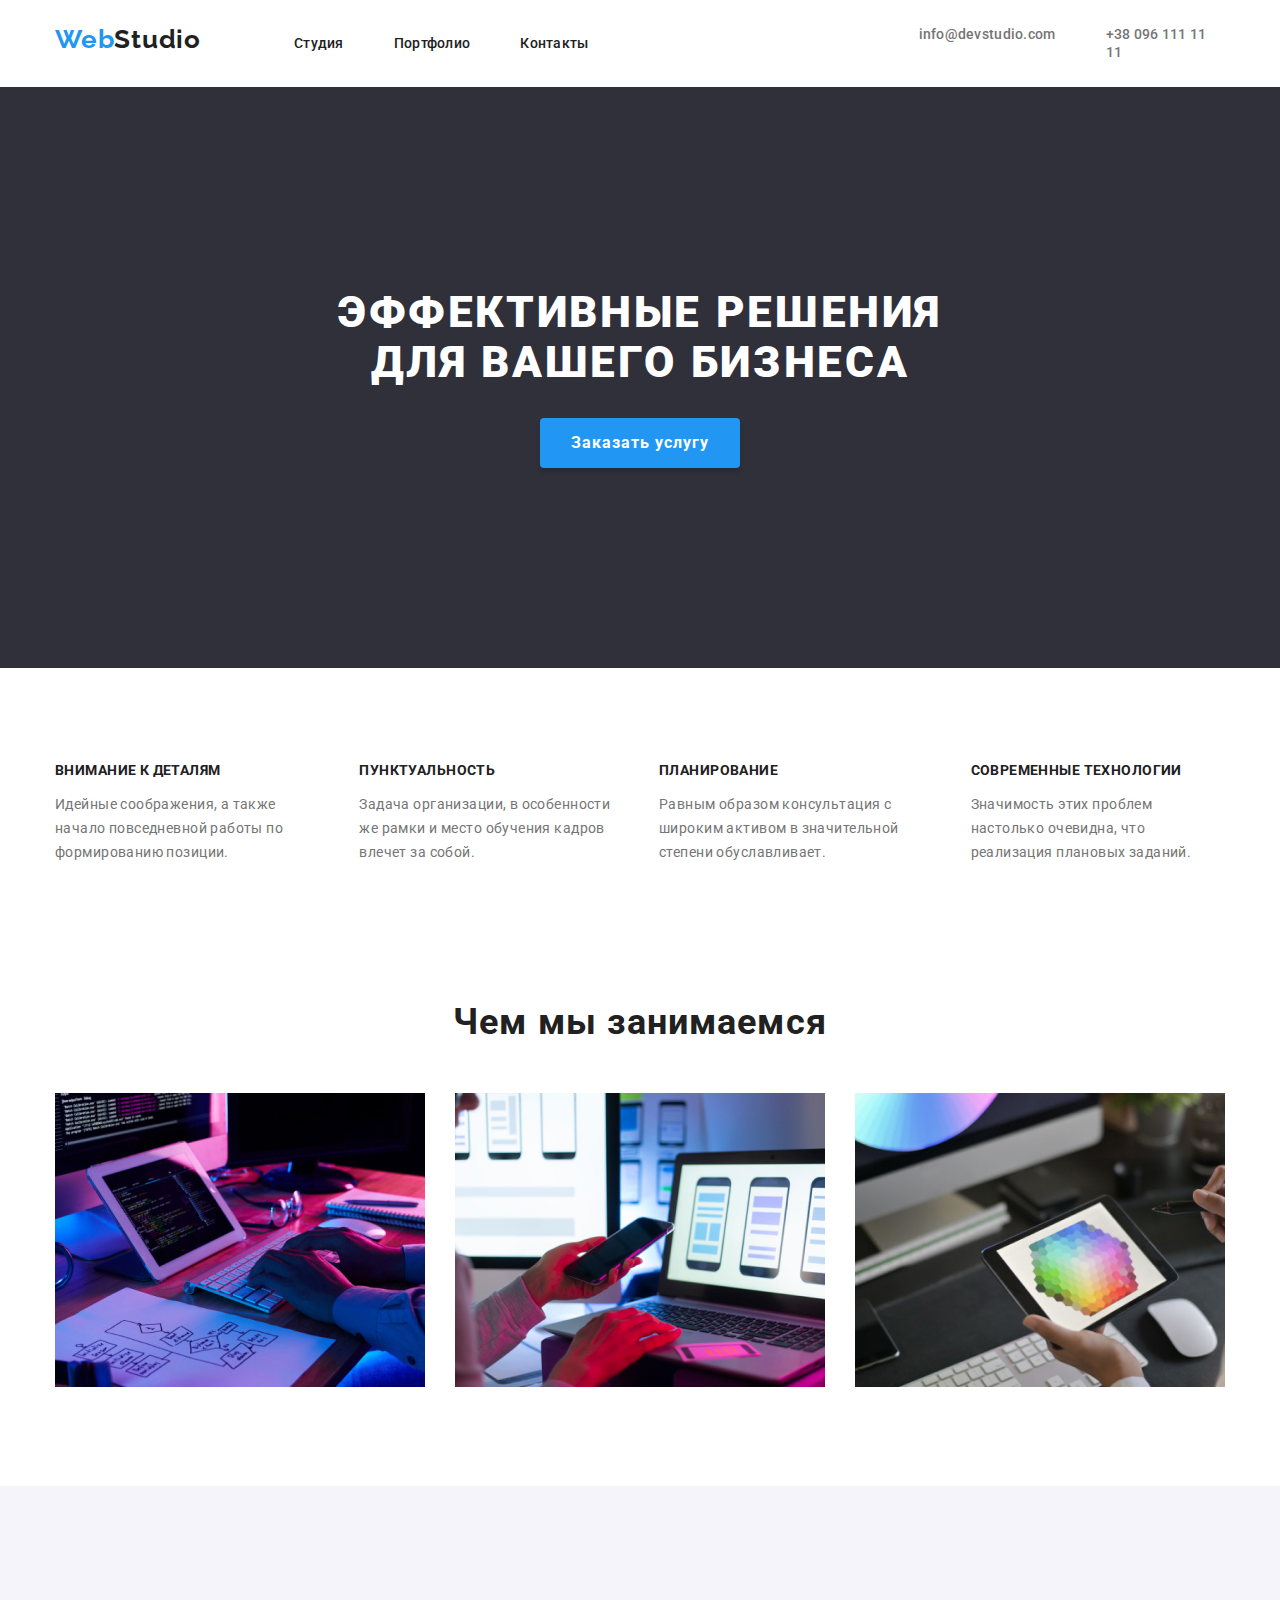
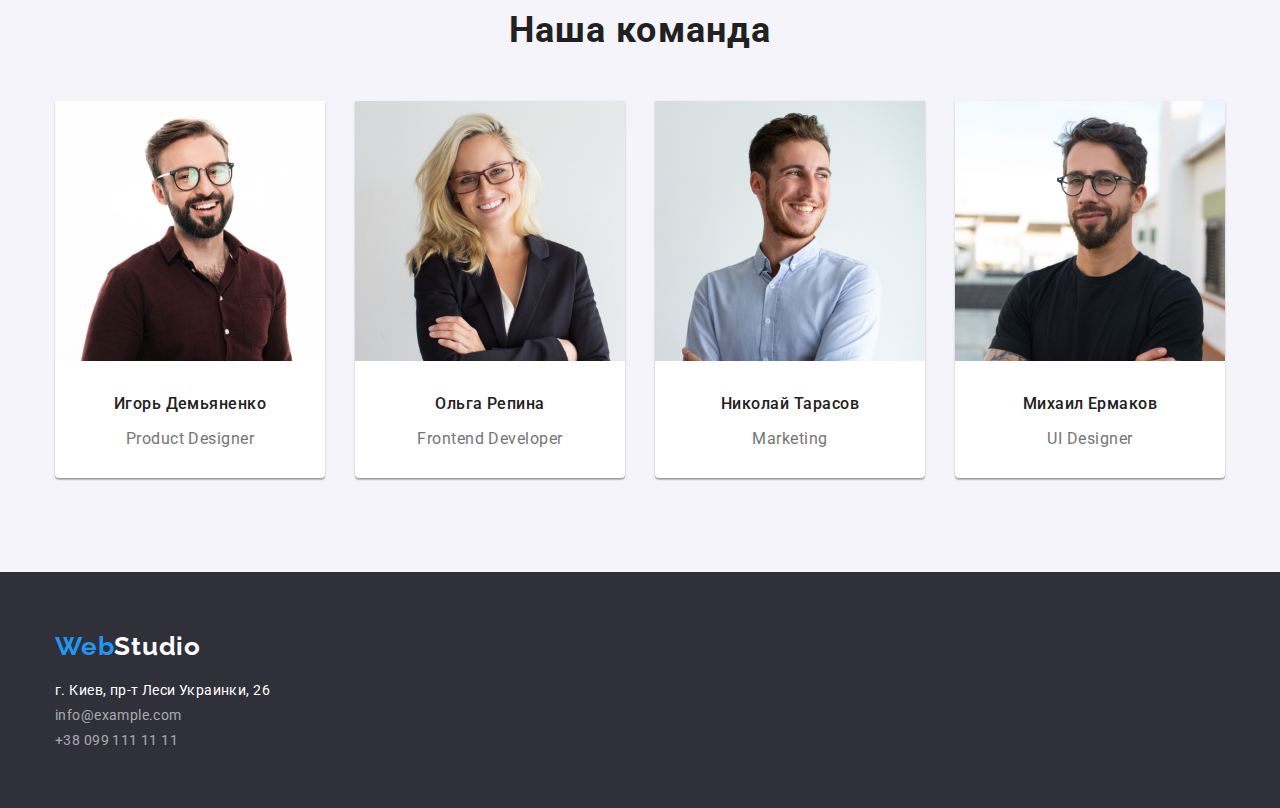
<file: index.html>
<!DOCTYPE html>
<html lang="en">
  <head>
    <meta charset="UTF-8" />
    <meta name="viewport" content="width=device-width, initial-scale=1.0" />
    <link rel="stylesheet" href="./CSS/normalize.css" />
    <link rel="stylesheet" href="./CSS/styles.css" />

    <link
      href="https://fonts.googleapis.com/css2?family=Raleway:wght@700&family=Roboto:wght@400;500;700;900&display=swap"
      rel="stylesheet"
    />

    <title>Студия</title>
  </head>
  <body>
    <header class="header">
      <div class="container">
        <nav class="nav-container">
          <div class="logo-container">
            <a href="index.html" class="font-logo"
              ><span class="color-logo">Web</span>Studio</a
            >
          </div>

          <ul class="ul-container">
            <li><a href="index.html" class="link-nav">Студия</a></li>
            <li><a href="portfolio.html" class="link-nav">Портфолио</a></li>
            <li><a href="" class="link-nav">Контакты</a></li>
          </ul>
          <ul class="ul-contacts-container">
            <li>
              <span></span
              ><a href="mailto:info@devstudio.com" class="link-nav nav-contacts"
                >info@devstudio.com</a
              >
            </li>
            <li>
              <span></span
              ><a href="tel:+380961111111" class="link-nav nav-contacts"
                >+38 096 111 11 11</a
              >
            </li>
          </ul>
        </nav>
      </div>
    </header>

    <section class="hero">
      <div class="container">
        <h1 class="h1-hero">Эффективные решения для вашего бизнеса</h1>
        <button class="btn-hero">Заказать услугу</button>
      </div>
    </section>

    <section class="features">
      <div class="container">
        <ul class="ul-features">
          <li>
            <h4 class="h4-features">Внимание к деталям</h4>
            <p class="p-features">
              Идейные соображения, а также начало повседневной работы по
              формированию позиции.
            </p>
          </li>
          <li>
            <h4 class="h4-features">Пунктуальность</h4>
            <p class="p-features">
              Задача организации, в особенности же рамки и место обучения кадров
              влечет за собой.
            </p>
          </li>
          <li>
            <h4 class="h4-features">Планирование</h4>
            <p class="p-features">
              Равным образом консультация с широким активом в значительной
              степени обуславливает.
            </p>
          </li>
          <li>
            <h4 class="h4-features">Современные технологии</h4>
            <p class="p-features">
              Значимость этих проблем настолько очевидна, что реализация
              плановых заданий.
            </p>
          </li>
        </ul>
      </div>
    </section>

    <section class="product">
      <div class="container">
        <h2 class="h2-product">Чем мы занимаемся</h2>
        <ul class="ul-product">
          <li>
            <img
              src="./IMG/product/product(1).jpg"
              alt="product-image"
              width="370"
            />
          </li>
          <li>
            <img
              src="./IMG/product/product(2).jpg"
              alt="product-image"
              width="370"
            />
          </li>
          <li>
            <img
              src="./IMG/product/product(3).jpg"
              alt="product-image"
              width="370"
            />
          </li>
        </ul>
      </div>
    </section>

    <section class="team">
      <div class="container">
        <h2 class="h2-team">Наша команда</h2>
        <ul class="ul-team">
          <li class="card-style">
            <img src="./IMG/team/team(1).jpg" alt="team-image" width="270" />
            <h4 class="card-name">Игорь Демьяненко</h4>
            <p class="card-desc">Product Designer</p>
          </li>
          <li class="card-style">
            <img src="./IMG/team/team(2).jpg" alt="team-image" width="270" />
            <h4 class="card-name">Ольга Репина</h4>
            <p class="card-desc">Frontend Developer</p>
          </li>
          <li class="card-style">
            <img src="./IMG/team/team(3).jpg" alt="team-image" width="270" />
            <h4 class="card-name">Николай Тарасов</h4>
            <p class="card-desc">Marketing</p>
          </li>
          <li class="card-style">
            <img src="./IMG/team/team(4).jpg" alt="team-image" width="270" />
            <h4 class="card-name">Михаил Ермаков</h4>
            <p class="card-desc">UI Designer</p>
          </li>
        </ul>
      </div>
    </section>

    <footer class="footer">
      <div class="container">
        <div class="info">
          <div class="logo-container-footer">
            <a href="index.html" class="font-logo"
              ><span class="color-logo">Web</span
              ><span class="color-logo-footer">Studio</span></a
            >
          </div>

          <address class="address-footer">
            г. Киев, пр-т Леси Украинки, 26
          </address>
          <a
            href="mailto:info@devstudio.com"
            class="link-footer footer-contacts"
            >info@example.com</a
          >
          <a href="tel:+380961111111" class="link-footer footer-contacts tel"
            >+38 099 111 11 11</a
          >
        </div>
      </div>
    </footer>
  </body>
</html>
</file>
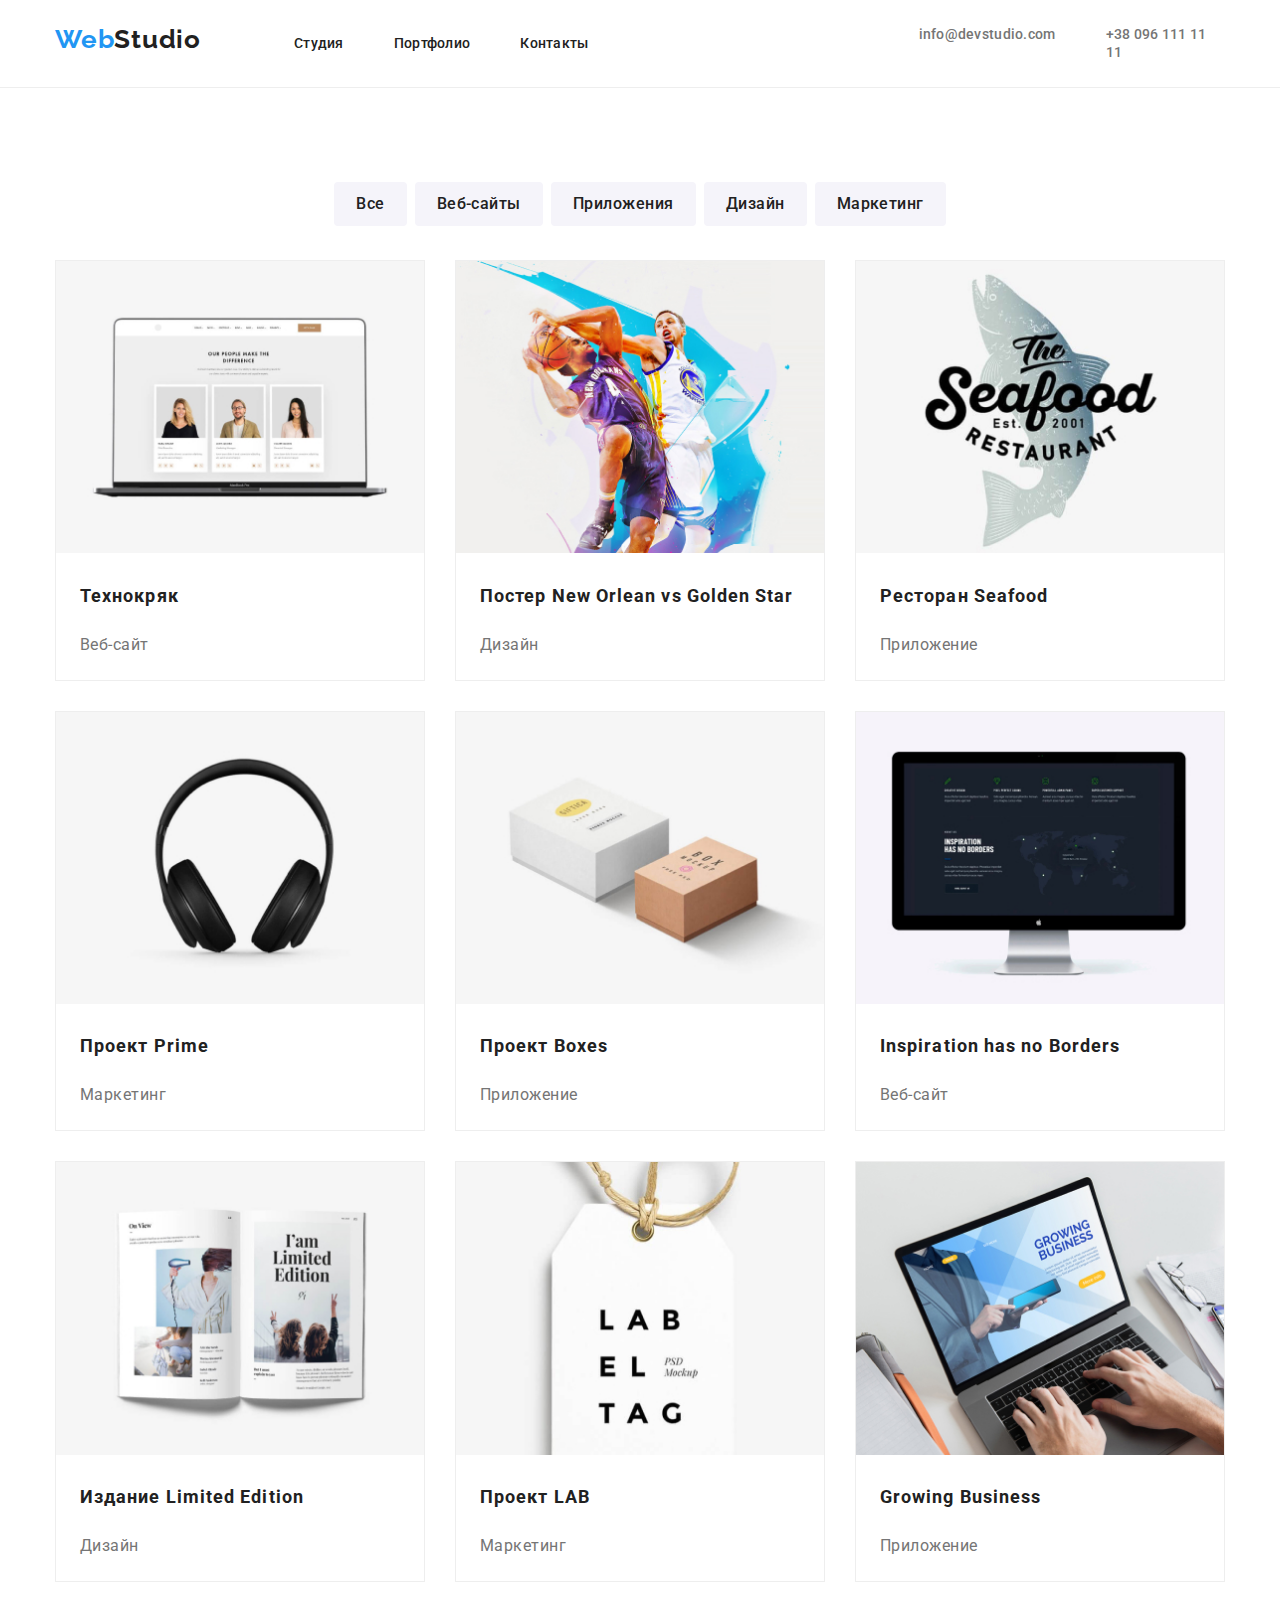
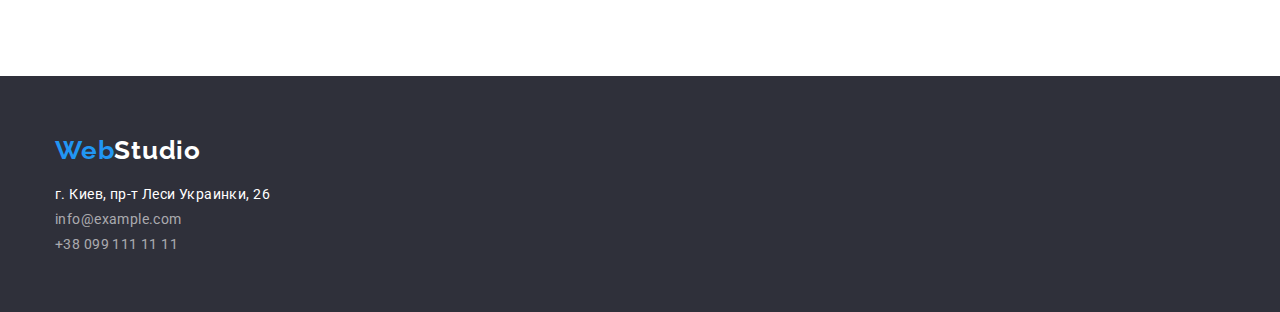
<file: portfolio.html>
<!DOCTYPE html>
<html lang="en">
  <head>
    <meta charset="UTF-8" />
    <meta name="viewport" content="width=device-width, initial-scale=1.0" />
    <link rel="stylesheet" href="./CSS/normalize.css" />
    <link rel="stylesheet" href="./CSS/styles.css" />

    <link
      href="https://fonts.googleapis.com/css2?family=Raleway:wght@700&family=Roboto:wght@400;500;700;900&display=swap"
      rel="stylesheet"
    />

    <title>Портфолио</title>
  </head>
  <body>
    <header class="header">
      <div class="container">
        <nav class="nav-container">
          <div class="logo-container">
            <a href="index.html" class="font-logo"
              ><span class="color-logo">Web</span>Studio</a
            >
          </div>

          <ul class="ul-container">
            <li><a href="index.html" class="link-nav">Студия</a></li>
            <li><a href="portfolio.html" class="link-nav">Портфолио</a></li>
            <li><a href="" class="link-nav">Контакты</a></li>
          </ul>
          <ul class="ul-contacts-container">
            <li>
              <span></span
              ><a href="mailto:info@devstudio.com" class="link-nav nav-contacts"
                >info@devstudio.com</a
              >
            </li>
            <li>
              <span></span
              ><a href="tel:+380961111111" class="link-nav nav-contacts"
                >+38 096 111 11 11</a
              >
            </li>
          </ul>
        </nav>
      </div>
    </header>

    <section class="portfolio">
      <div class="container">
        <div class="filtres">
          <button class="btn-portfolio">
            <span class="btn-portfolio-text">Все</span>
          </button>
          <button class="btn-portfolio">
            <span class="btn-portfolio-text">Веб-сайты</span>
          </button>
          <button class="btn-portfolio">
            <span class="btn-portfolio-text">Приложения</span>
          </button>
          <button class="btn-portfolio">
            <span class="btn-portfolio-text">Дизайн</span>
          </button>
          <button class="btn-portfolio">
            <span class="btn-portfolio-text">Маркетинг</span>
          </button>
        </div>
        <div class="projects">
          <ul class="wrap">
            <li class="card-style-portfolio">
              <img
                class="img-contain"
                src="./IMG/projects/img(1).jpg"
                alt="card-image"
              />
              <h4 class="card-name-portfolio">Технокряк</h4>
              <p class="card-desc-portfolio">Веб-сайт</p>
            </li>
            <li class="card-style-portfolio">
              <img
                class="img-contain"
                src="./IMG/projects/img(2).jpg"
                alt="card-image"
              />
              <h4 class="card-name-portfolio">
                Постер New Orlean vs Golden Star
              </h4>
              <p class="card-desc-portfolio">Дизайн</p>
            </li>
            <li class="card-style-portfolio">
              <img
                class="img-contain"
                src="./IMG/projects/img(3).jpg"
                alt="card-image"
              />
              <h4 class="card-name-portfolio">Ресторан Seafood</h4>
              <p class="card-desc-portfolio">Приложение</p>
            </li>
            <li class="card-style-portfolio">
              <img
                class="img-contain"
                src="./IMG/projects/img(4).jpg"
                alt="card-image"
              />
              <h4 class="card-name-portfolio">Проект Prime</h4>
              <p class="card-desc-portfolio">Маркетинг</p>
            </li>
            <li class="card-style-portfolio">
              <img
                class="img-contain"
                src="./IMG/projects/img(5).jpg"
                alt="card-image"
              />
              <h4 class="card-name-portfolio">Проект Boxes</h4>
              <p class="card-desc-portfolio">Приложение</p>
            </li>
            <li class="card-style-portfolio">
              <img
                class="img-contain"
                src="./IMG/projects/img(6).jpg"
                alt="card-image"
              />
              <h4 class="card-name-portfolio">Inspiration has no Borders</h4>
              <p class="card-desc-portfolio">Веб-сайт</p>
            </li>
            <li class="card-style-portfolio last-3">
              <img
                class="img-contain"
                src="./IMG/projects/img(7).jpg"
                alt="card-image"
              />
              <h4 class="card-name-portfolio">Издание Limited Edition</h4>
              <p class="card-desc-portfolio">Дизайн</p>
            </li>
            <li class="card-style-portfolio last-3">
              <img
                class="img-contain"
                src="./IMG/projects/img(8).jpg"
                alt="card-image"
              />
              <h4 class="card-name-portfolio">Проект LAB</h4>
              <p class="card-desc-portfolio">Маркетинг</p>
            </li>
            <li class="card-style-portfolio last-3">
              <img
                class="img-contain"
                src="./IMG/projects/img(9).jpg"
                alt="card-image"
              />
              <h4 class="card-name-portfolio">Growing Business</h4>
              <p class="card-desc-portfolio">Приложение</p>
            </li>
          </ul>
        </div>
      </div>
    </section>

    <footer class="footer">
      <div class="container">
        <div class="info">
          <div class="logo-container-footer">
            <a href="index.html" class="font-logo"
              ><span class="color-logo">Web</span
              ><span class="color-logo-footer">Studio</span></a
            >
          </div>

          <address class="address-footer">
            г. Киев, пр-т Леси Украинки, 26
          </address>
          <a
            href="mailto:info@devstudio.com"
            class="link-footer footer-contacts"
            >info@example.com</a
          >
          <a href="tel:+380961111111" class="link-footer footer-contacts tel"
            >+38 099 111 11 11</a
          >
        </div>
      </div>
    </footer>
  </body>
</html>
</file>
<file: CSS/styles.css>
/* Global */

:root {
  --main-text-color: #757575;
  --second-text-color: #212121;
}

body {
  font-family: "Roboto", sans-serif;
  background-color: #fff;
}

a,
a:visited {
  color: var(--second-text-color);
  text-decoration: none;
}

ul {
  list-style-type: none;
}

h2 {
  font-weight: 700;
  font-size: 36px;
  letter-spacing: 0.03em;
  color: var(--second-text-color);
}

p {
  font-size: 14px;
  letter-spacing: 0.03em;
  color: var(--main-text-color);
}

h1,
h4,
ul,
button,
span {
  margin: 0;
  padding: 0;
}

/* Style Index.html */

/* Style Nav*/
.font-logo {
  font-family: "Raleway", sans-serif;
  text-decoration: none;
  font-weight: 700;
  font-size: 26px;
  letter-spacing: 0.03em;
}

.color-logo {
  color: #2196f3;
}

.link-nav {
  font-weight: 500;
  font-size: 14px;
  letter-spacing: 0.02em;
  color: var(--second-text-color);
}

.link-nav:hover {
  color: #2196f3;
}

.link-nav.nav-contacts {
  color: var(--main-text-color);
}

.nav-contacts:hover {
  color: #2196f3;
}

/* Style Hero */

.hero {
  background: #2f303a;
}

.h1-hero {
  font-size: 44px;
  font-weight: 900;
  letter-spacing: 0.06em;
  text-transform: uppercase;
  color: #ffffff;
}

/* Style Features */

.h4-features {
  font-weight: 700;
  font-size: 14px;
  letter-spacing: 0.03em;
  text-transform: uppercase;
  color: var(--second-text-color);
}

.p-features {
  font-size: 14px;
  line-height: 24px;
  letter-spacing: 0.03em;
  color: var(--main-text-color);
}

/* Style Card */

.card-name {
  font-weight: 500;
  font-size: 16px;
  letter-spacing: 0.03em;
  color: var(--second-text-color);
}

.card-desc {
  font-size: 16px;
  letter-spacing: 0.03em;
  color: var(--main-text-color);
}

/* Style Footer */

.color-logo-footer {
  color: #ffffff;
}

.link-footer.footer-contacts {
  font-size: 14px;
  letter-spacing: 0.03em;
  color: rgba(255, 255, 255, 0.6);
}

/* Style Portfolio.html */

.card-name-portfolio {
  margin-top: 20px;
  margin-bottom: 4px;
  padding: 0 24px;
  font-weight: 700;
  font-size: 18px;
  line-height: 36px;
  letter-spacing: 0.06em;
  color: var(--second-text-color);
}

.card-desc-portfolio {
  margin-bottom: 20px;
  padding: 0 24px;
  font-size: 16px;
  line-height: 30px;
  letter-spacing: 0.03em;

  color: var(--main-text-color);
}

.address-footer {
  font-style: normal;
  font-size: 14px;
  letter-spacing: 0.03em;
  color: #ffffff;
}

/* Containers and Flexbox*/
/* Header */

.header {
  padding-top: 25px;
  padding-bottom: 25px;
}
.container {
  width: 1200px;
  padding-left: 15px;
  padding-right: 15px;
  margin: auto;
}

.nav-container {
  display: flex;
}

.ul-container {
  display: flex;
  margin: auto;
  margin-left: 93px;
}

.ul-container > li:not(:first-child) {
  margin-left: 50px;
}

.ul-contacts-container {
  display: flex;
  margin-left: 330px;
  margin-top: auto;
  margin-bottom: auto;
}

.ul-contacts-container > li:not(:first-child) {
  margin-left: 50px;
}

/* Hero */

.hero {
  margin: auto;
  padding: 200px 0px 200px 0px;
}

.h1-hero {
  width: 670px;
  text-align: center;
  margin: auto;
  margin-bottom: 30px;
}

.btn-hero {
  display: block;
  width: 200px;
  height: 50px;
  padding: 10px 0px;
  margin: auto;
  background: #2196f3;
  box-shadow: 0px 4px 4px rgba(0, 0, 0, 0.15);
  border-radius: 4px;
  border-style: hidden;
  letter-spacing: 0.06em;
  color: #ffffff;
  font-weight: 700;
  font-size: 16px;
}

/* Features */

.features {
  margin: auto;
  padding: 94px 0px 94px 0px;
}

.ul-features {
  display: flex;
}

.ul-features > li:not(:first-child) {
  margin-left: 30px;
}

.ul-features > li > h4 {
  margin-bottom: 10px;
}

/* Product */

.product {
  margin: auto;
  padding-bottom: 94px;
}

.h2-product,
.h2-team {
  text-align: center;
  margin-bottom: 50px;
}

.ul-product {
  display: flex;
}

.ul-product > li:not(:first-child) {
  margin-left: 30px;
}

/* Team */

.team {
  padding-top: 94px;
  padding-bottom: 94px;
  margin: auto;
  background: #f5f4fa;
}

.ul-team {
  display: flex;
}

.ul-team > li:not(:first-child) {
  margin-left: 30px;
}

.card-style {
  background: #ffffff;
  box-shadow: 0px 1px 3px rgba(0, 0, 0, 0.12), 0px 1px 1px rgba(0, 0, 0, 0.14),
    0px 2px 1px rgba(0, 0, 0, 0.2);
  border-radius: 0px 0px 4px 4px;
}

.card-name {
  text-align: center;
  margin-top: 30px;
  margin-bottom: 10px;
}

.card-desc {
  text-align: center;
  margin-bottom: 30px;
}

/* Footer */

.footer {
  background: #2f303a;
  margin: auto;
  padding-bottom: 60px;
  padding-top: 60px;
}

.info {
  display: flex;
  flex-direction: column;
}

.logo-container-footer {
  display: inline-block;
  margin-bottom: 20px;
}

.address-footer {
  margin-bottom: 9px;
}

.link-footer:not(:last-child) {
  margin-bottom: 9px;
}

/* Portfolio.html */

.portfolio {
  border-top: 1px solid #eeeeee;
  margin: auto;
  padding-top: 94px;
  padding-bottom: 94px;
}

/* Filtres */

.filtres {
  height: 44px;
  display: flex;
  justify-content: center;
  margin-bottom: 34px;
}

.filtres > button:not(:first-child) {
  margin-left: 8px;
}

.btn-portfolio-text {
  padding: 6px 22px 6px 22px;
  font-weight: 500;
  font-size: 16px;
  line-height: 26px;
  text-align: center;
  letter-spacing: 0.03em;
}

.btn-portfolio {
  color: var(--second-text-color);
  background: #f5f4fa;
  border-color: #f5f4fa;
  border-radius: 4px;
  border-style: hidden;
}

.btn-portfolio:hover {
  color: #ffffff;
  background: #2196f3;
  box-shadow: 0px 3px 1px rgba(0, 0, 0, 0.1), 0px 1px 2px rgba(0, 0, 0, 0.08),
    0px 2px 2px rgba(0, 0, 0, 0.12);
}

/* Projects */

.projects {
  margin: auto;
  /* width: 1178px; */
}

.img-contain {
  width: 100%;
}

.card-style-portfolio {
  width: 370px;
  background: #ffffff;
  border: 1px solid #eeeeee;
}

.card-style-portfolio:not(.last-3) {
  margin-bottom: 30px;
}

.wrap > li:not(:nth-of-type(3n - 5)) {
  margin-left: 30px;
}

.wrap {
  display: flex;
  flex-wrap: wrap;
}
</file>
